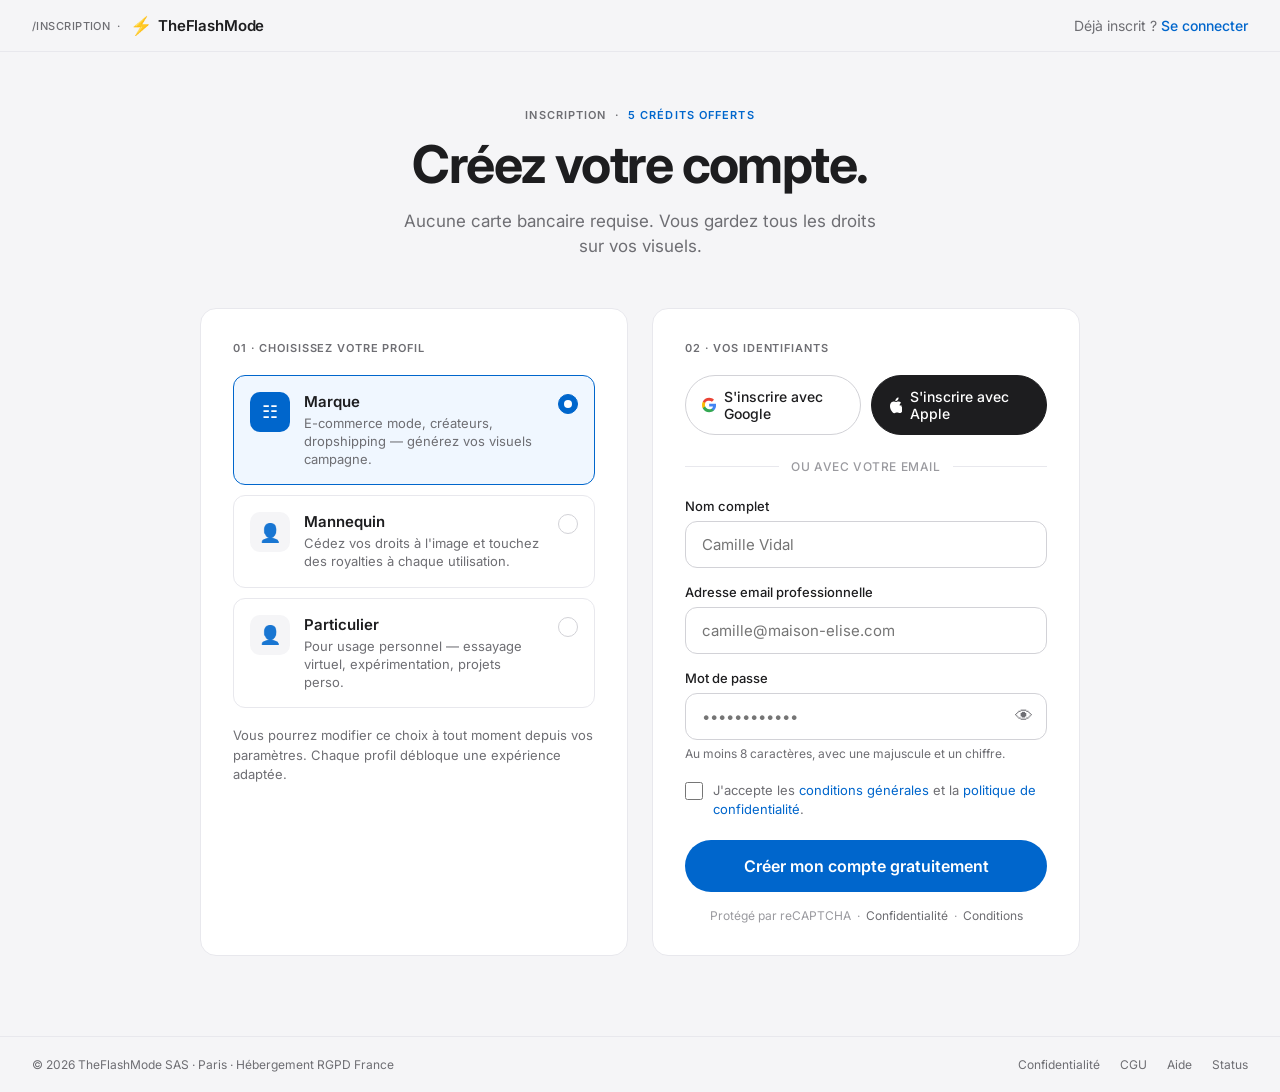
<file: signup.html>
<!doctype html>
<html lang="fr">
<head>
<meta charset="utf-8" />
<meta name="viewport" content="width=device-width, initial-scale=1" />
<title>Inscription — TheFlashMode</title>
<meta name="description" content="Créez votre compte TheFlashMode gratuitement. 5 crédits offerts, aucune carte bancaire requise." />
<link rel="preconnect" href="https://fonts.googleapis.com">
<link rel="preconnect" href="https://fonts.gstatic.com" crossorigin>
<link href="https://fonts.googleapis.com/css2?family=Inter:wght@300;400;500;600;700&family=Instrument+Serif:ital@0;1&display=swap" rel="stylesheet">
<style>
*, *::before, *::after { box-sizing: border-box; margin: 0; padding: 0; }

:root {
  --primary: #0066cc;
  --primary-focus: #0071e3;
  --on-primary: #ffffff;
  --canvas: #ffffff;
  --canvas-parchment: #f5f5f7;
  --ink: #1d1d1f;
  --ink-muted: #6e6e73;
  --ink-muted-light: #9a9a9f;
  --hairline: #d2d2d7;
  --divider: #e8e8ed;
  --surface-dark: #1d1d1f;
  --radius-card: 16px;
  --radius-btn: 980px;
  --radius-field: 12px;
}

body {
  font-family: 'Inter', -apple-system, BlinkMacSystemFont, sans-serif;
  background: var(--canvas-parchment);
  color: var(--ink);
  min-height: 100vh;
  display: flex;
  flex-direction: column;
  -webkit-font-smoothing: antialiased;
}

/* ── NAV ── */
.signup-nav {
  display: flex;
  align-items: center;
  justify-content: space-between;
  padding: 0 32px;
  height: 52px;
  background: var(--canvas-parchment);
  border-bottom: 1px solid var(--divider);
  position: sticky;
  top: 0;
  z-index: 100;
}

.signup-nav-brand {
  display: flex;
  align-items: center;
  gap: 6px;
  text-decoration: none;
  color: var(--ink);
}

.signup-nav-breadcrumb {
  font-size: 11px;
  font-weight: 500;
  letter-spacing: 0.04em;
  color: var(--ink-muted);
  text-transform: uppercase;
}

.flash-icon {
  font-size: 18px;
  line-height: 1;
}

.brand-wordmark {
  font-size: 15px;
  font-weight: 600;
  letter-spacing: -0.01em;
}

.signup-nav-right {
  font-size: 14px;
  color: var(--ink-muted);
}

.signup-nav-right a {
  color: var(--primary);
  font-weight: 500;
  text-decoration: none;
}

.signup-nav-right a:hover { text-decoration: underline; }

/* ── MAIN ── */
.signup-main {
  flex: 1;
  display: flex;
  flex-direction: column;
  align-items: center;
  padding: 56px 24px 80px;
}

.signup-header {
  text-align: center;
  margin-bottom: 48px;
}

.signup-eyebrow {
  font-size: 11px;
  font-weight: 600;
  letter-spacing: 0.1em;
  text-transform: uppercase;
  color: var(--ink-muted);
  margin-bottom: 16px;
}

.signup-eyebrow span {
  color: var(--primary);
}

.signup-title {
  font-size: clamp(36px, 5vw, 52px);
  font-weight: 700;
  letter-spacing: -0.03em;
  line-height: 1.05;
  color: var(--ink);
  margin-bottom: 16px;
}

.signup-subtitle {
  font-size: 17px;
  color: var(--ink-muted);
  max-width: 480px;
  margin: 0 auto;
  line-height: 1.5;
}

/* ── TWO-COLUMN FORM ── */
.signup-grid {
  display: grid;
  grid-template-columns: 1fr 1fr;
  gap: 24px;
  width: 100%;
  max-width: 880px;
}

@media (max-width: 720px) {
  .signup-grid { grid-template-columns: 1fr; }
}

.signup-col {
  background: var(--canvas);
  border-radius: var(--radius-card);
  padding: 32px;
  border: 1px solid var(--divider);
}

.col-label {
  font-size: 11px;
  font-weight: 600;
  letter-spacing: 0.08em;
  text-transform: uppercase;
  color: var(--ink-muted);
  margin-bottom: 20px;
}

/* ── PROFILE CARDS ── */
.profile-card {
  display: flex;
  align-items: flex-start;
  gap: 14px;
  padding: 16px;
  border: 1.5px solid var(--divider);
  border-radius: 12px;
  margin-bottom: 10px;
  cursor: pointer;
  transition: border-color 0.15s, background 0.15s;
  position: relative;
}

.profile-card:last-of-type { margin-bottom: 0; }

.profile-card:hover {
  border-color: var(--primary);
  background: #f0f7ff;
}

.profile-card.selected {
  border-color: var(--primary);
  background: #f0f7ff;
}

.profile-icon-wrap {
  width: 40px;
  height: 40px;
  border-radius: 10px;
  background: var(--canvas-parchment);
  display: flex;
  align-items: center;
  justify-content: center;
  flex-shrink: 0;
  font-size: 18px;
}

.profile-card.selected .profile-icon-wrap {
  background: var(--primary);
  color: #fff;
}

.profile-text { flex: 1; }

.profile-name {
  font-size: 15px;
  font-weight: 600;
  color: var(--ink);
  margin-bottom: 3px;
}

.profile-desc {
  font-size: 13px;
  color: var(--ink-muted);
  line-height: 1.4;
}

.profile-radio {
  width: 20px;
  height: 20px;
  border-radius: 50%;
  border: 1.5px solid var(--hairline);
  flex-shrink: 0;
  margin-top: 2px;
  display: flex;
  align-items: center;
  justify-content: center;
}

.profile-card.selected .profile-radio {
  background: var(--primary);
  border-color: var(--primary);
}

.profile-card.selected .profile-radio::after {
  content: '';
  width: 8px;
  height: 8px;
  border-radius: 50%;
  background: #fff;
}

.profile-note {
  font-size: 13px;
  color: var(--ink-muted);
  line-height: 1.5;
  margin-top: 18px;
}

/* ── CREDENTIALS FORM ── */
.oauth-row {
  display: grid;
  grid-template-columns: 1fr 1fr;
  gap: 10px;
  margin-bottom: 24px;
}

.btn-oauth {
  display: flex;
  align-items: center;
  justify-content: center;
  gap: 8px;
  padding: 12px 16px;
  border-radius: var(--radius-btn);
  font-size: 14px;
  font-weight: 500;
  cursor: pointer;
  border: 1.5px solid var(--hairline);
  text-decoration: none;
  transition: opacity 0.15s;
}

.btn-oauth:hover { opacity: 0.82; }

.btn-oauth-google {
  background: var(--canvas);
  color: var(--ink);
}

.btn-oauth-apple {
  background: var(--surface-dark);
  color: #fff;
  border-color: var(--surface-dark);
}

.oauth-divider {
  display: flex;
  align-items: center;
  gap: 12px;
  margin-bottom: 24px;
  color: var(--ink-muted-light);
  font-size: 12px;
  font-weight: 500;
  letter-spacing: 0.05em;
  text-transform: uppercase;
}

.oauth-divider::before,
.oauth-divider::after {
  content: '';
  flex: 1;
  height: 1px;
  background: var(--divider);
}

.field-group { margin-bottom: 16px; }

.field-label {
  display: block;
  font-size: 13px;
  font-weight: 500;
  color: var(--ink);
  margin-bottom: 7px;
}

.field-input {
  width: 100%;
  padding: 13px 16px;
  border: 1.5px solid var(--hairline);
  border-radius: var(--radius-field);
  font-family: inherit;
  font-size: 15px;
  color: var(--ink);
  background: var(--canvas);
  outline: none;
  transition: border-color 0.15s;
  appearance: none;
}

.field-input:focus { border-color: var(--primary); }

.field-input-wrap {
  position: relative;
}

.field-input-wrap .field-input {
  padding-right: 44px;
}

.field-eye {
  position: absolute;
  right: 14px;
  top: 50%;
  transform: translateY(-50%);
  cursor: pointer;
  color: var(--ink-muted);
  background: none;
  border: none;
  padding: 0;
  font-size: 18px;
  line-height: 1;
}

.field-hint {
  font-size: 12px;
  color: var(--ink-muted);
  margin-top: 6px;
}

.checkbox-row {
  display: flex;
  align-items: flex-start;
  gap: 10px;
  margin: 20px 0;
}

.checkbox-input {
  width: 18px;
  height: 18px;
  border-radius: 4px;
  accent-color: var(--primary);
  cursor: pointer;
  margin-top: 1px;
  flex-shrink: 0;
}

.checkbox-label {
  font-size: 13px;
  color: var(--ink-muted);
  line-height: 1.5;
}

.checkbox-label a {
  color: var(--primary);
  text-decoration: none;
}

.checkbox-label a:hover { text-decoration: underline; }

.btn-submit {
  width: 100%;
  padding: 16px;
  background: var(--primary);
  color: var(--on-primary);
  border: none;
  border-radius: var(--radius-btn);
  font-family: inherit;
  font-size: 16px;
  font-weight: 600;
  cursor: pointer;
  transition: background 0.15s;
}

.btn-submit:hover { background: var(--primary-focus); }

.captcha-note {
  text-align: center;
  font-size: 12px;
  color: var(--ink-muted-light);
  margin-top: 16px;
}

.captcha-note a {
  color: var(--ink-muted);
  text-decoration: none;
}

.captcha-note a:hover { text-decoration: underline; }

/* ── FOOTER ── */
.signup-footer {
  background: var(--canvas-parchment);
  border-top: 1px solid var(--divider);
  padding: 20px 32px;
  display: flex;
  align-items: center;
  justify-content: space-between;
  font-size: 12px;
  color: var(--ink-muted);
  flex-wrap: wrap;
  gap: 12px;
}

.signup-footer a {
  color: var(--ink-muted);
  text-decoration: none;
}

.signup-footer a:hover { text-decoration: underline; }

.footer-links {
  display: flex;
  gap: 20px;
}
</style>
</head>
<body>

<!-- NAV -->
<nav class="signup-nav">
  <a class="signup-nav-brand" href="index.html">
    <span class="signup-nav-breadcrumb">/INSCRIPTION &nbsp;·&nbsp;</span>
    <span class="flash-icon">⚡</span>
    <span class="brand-wordmark">TheFlashMode</span>
  </a>
  <div class="signup-nav-right">
    Déjà inscrit ?&nbsp;<a href="login.html">Se connecter</a>
  </div>
</nav>

<!-- MAIN -->
<main class="signup-main">

  <header class="signup-header">
    <p class="signup-eyebrow">INSCRIPTION &nbsp;·&nbsp; <span>5 CRÉDITS OFFERTS</span></p>
    <h1 class="signup-title">Créez votre compte.</h1>
    <p class="signup-subtitle">Aucune carte bancaire requise. Vous gardez tous les droits sur vos visuels.</p>
  </header>

  <form class="signup-grid" id="signup-form" onsubmit="handleSubmit(event)" novalidate>

    <!-- COL 1 — PROFILE -->
    <div class="signup-col">
      <p class="col-label">01 · Choisissez votre profil</p>

      <div class="profile-card selected" id="card-marque" onclick="selectProfile('marque')">
        <div class="profile-icon-wrap">&#9783;</div>
        <div class="profile-text">
          <div class="profile-name">Marque</div>
          <div class="profile-desc">E-commerce mode, créateurs, dropshipping — générez vos visuels campagne.</div>
        </div>
        <div class="profile-radio"></div>
      </div>

      <div class="profile-card" id="card-mannequin" onclick="selectProfile('mannequin')">
        <div class="profile-icon-wrap">&#128100;</div>
        <div class="profile-text">
          <div class="profile-name">Mannequin</div>
          <div class="profile-desc">Cédez vos droits à l'image et touchez des royalties à chaque utilisation.</div>
        </div>
        <div class="profile-radio"></div>
      </div>

      <div class="profile-card" id="card-particulier" onclick="selectProfile('particulier')">
        <div class="profile-icon-wrap">&#128100;</div>
        <div class="profile-text">
          <div class="profile-name">Particulier</div>
          <div class="profile-desc">Pour usage personnel — essayage virtuel, expérimentation, projets perso.</div>
        </div>
        <div class="profile-radio"></div>
      </div>

      <p class="profile-note">Vous pourrez modifier ce choix à tout moment depuis vos paramètres. Chaque profil débloque une expérience adaptée.</p>
    </div>

    <!-- COL 2 — CREDENTIALS -->
    <div class="signup-col">
      <p class="col-label">02 · Vos identifiants</p>

      <div class="oauth-row">
        <a class="btn-oauth btn-oauth-google" href="#">
          <svg width="18" height="18" viewBox="0 0 18 18" fill="none" xmlns="http://www.w3.org/2000/svg"><path d="M17.64 9.205c0-.639-.057-1.252-.164-1.841H9v3.481h4.844a4.14 4.14 0 01-1.796 2.716v2.259h2.908c1.702-1.567 2.684-3.875 2.684-6.615z" fill="#4285F4"/><path d="M9 18c2.43 0 4.467-.806 5.956-2.18l-2.908-2.259c-.806.54-1.837.86-3.048.86-2.344 0-4.328-1.584-5.036-3.711H.957v2.332A8.997 8.997 0 009 18z" fill="#34A853"/><path d="M3.964 10.71A5.41 5.41 0 013.682 9c0-.593.102-1.17.282-1.71V4.958H.957A8.996 8.996 0 000 9c0 1.452.348 2.827.957 4.042l3.007-2.332z" fill="#FBBC05"/><path d="M9 3.58c1.321 0 2.508.454 3.44 1.345l2.582-2.58C13.463.891 11.426 0 9 0A8.997 8.997 0 00.957 4.958L3.964 6.29C4.672 4.163 6.656 3.58 9 3.58z" fill="#EA4335"/></svg>
          S'inscrire avec Google
        </a>
        <a class="btn-oauth btn-oauth-apple" href="#">
          <svg width="17" height="20" viewBox="0 0 17 20" fill="currentColor" xmlns="http://www.w3.org/2000/svg"><path d="M13.864 10.548c-.02-2.09 1.712-3.105 1.79-3.157-.977-1.426-2.495-1.621-3.03-1.643-1.296-.131-2.528.764-3.183.764-.655 0-1.67-.745-2.746-.726-1.415.02-2.718.822-3.443 2.087C1.527 10.516 2.6 14.85 4.31 17.19c.852 1.217 1.864 2.584 3.197 2.534 1.286-.052 1.77-.822 3.325-.822 1.555 0 1.989.822 3.344.797 1.38-.022 2.254-1.24 3.096-2.462.982-1.409 1.385-2.778 1.404-2.849-.03-.014-2.694-1.033-2.722-4.09h.91zM11.618 4.094C12.305 3.26 12.77 2.116 12.64.944c-.981.04-2.17.655-2.872 1.476-.63.73-1.18 1.904-1.033 3.025 1.094.084 2.21-.558 2.883-1.351z"/></svg>
          S'inscrire avec Apple
        </a>
      </div>

      <div class="oauth-divider">ou avec votre email</div>

      <div class="field-group">
        <label class="field-label" for="fullname">Nom complet</label>
        <input class="field-input" type="text" id="fullname" name="fullname" placeholder="Camille Vidal" autocomplete="name" required />
      </div>

      <div class="field-group">
        <label class="field-label" for="email">Adresse email professionnelle</label>
        <input class="field-input" type="email" id="email" name="email" placeholder="camille@maison-elise.com" autocomplete="email" required />
      </div>

      <div class="field-group">
        <label class="field-label" for="password">Mot de passe</label>
        <div class="field-input-wrap">
          <input class="field-input" type="password" id="password" name="password" placeholder="••••••••••••" autocomplete="new-password" required minlength="8" />
          <button type="button" class="field-eye" onclick="togglePassword()" aria-label="Afficher le mot de passe">&#128065;</button>
        </div>
        <p class="field-hint">Au moins 8 caractères, avec une majuscule et un chiffre.</p>
      </div>

      <div class="checkbox-row">
        <input class="checkbox-input" type="checkbox" id="terms" name="terms" required />
        <label class="checkbox-label" for="terms">
          J'accepte les <a href="#">conditions générales</a> et la <a href="#">politique de confidentialité</a>.
        </label>
      </div>

      <button class="btn-submit" type="submit">Créer mon compte gratuitement</button>

      <p class="captcha-note">
        Protégé par reCAPTCHA &nbsp;·&nbsp;
        <a href="#">Confidentialité</a> &nbsp;·&nbsp;
        <a href="#">Conditions</a>
      </p>
    </div>

  </form>
</main>

<!-- FOOTER -->
<footer class="signup-footer">
  <span>© 2026 TheFlashMode SAS · Paris · Hébergement RGPD France</span>
  <nav class="footer-links">
    <a href="#">Confidentialité</a>
    <a href="#">CGU</a>
    <a href="#">Aide</a>
    <a href="#">Status</a>
  </nav>
</footer>

<script>
let selectedProfile = 'marque';

function selectProfile(profile) {
  selectedProfile = profile;
  ['marque', 'mannequin', 'particulier'].forEach(p => {
    document.getElementById('card-' + p).classList.toggle('selected', p === profile);
  });
}

function togglePassword() {
  const pw = document.getElementById('password');
  pw.type = pw.type === 'password' ? 'text' : 'password';
}

function handleSubmit(e) {
  e.preventDefault();
  const btn = document.querySelector('.btn-submit');
  btn.textContent = 'Création en cours…';
  btn.disabled = true;
  // TODO: wire to backend auth
  setTimeout(() => {
    window.location.href = 'dashboard.html';
  }, 1200);
}
</script>
</body>
</html>
</file>
